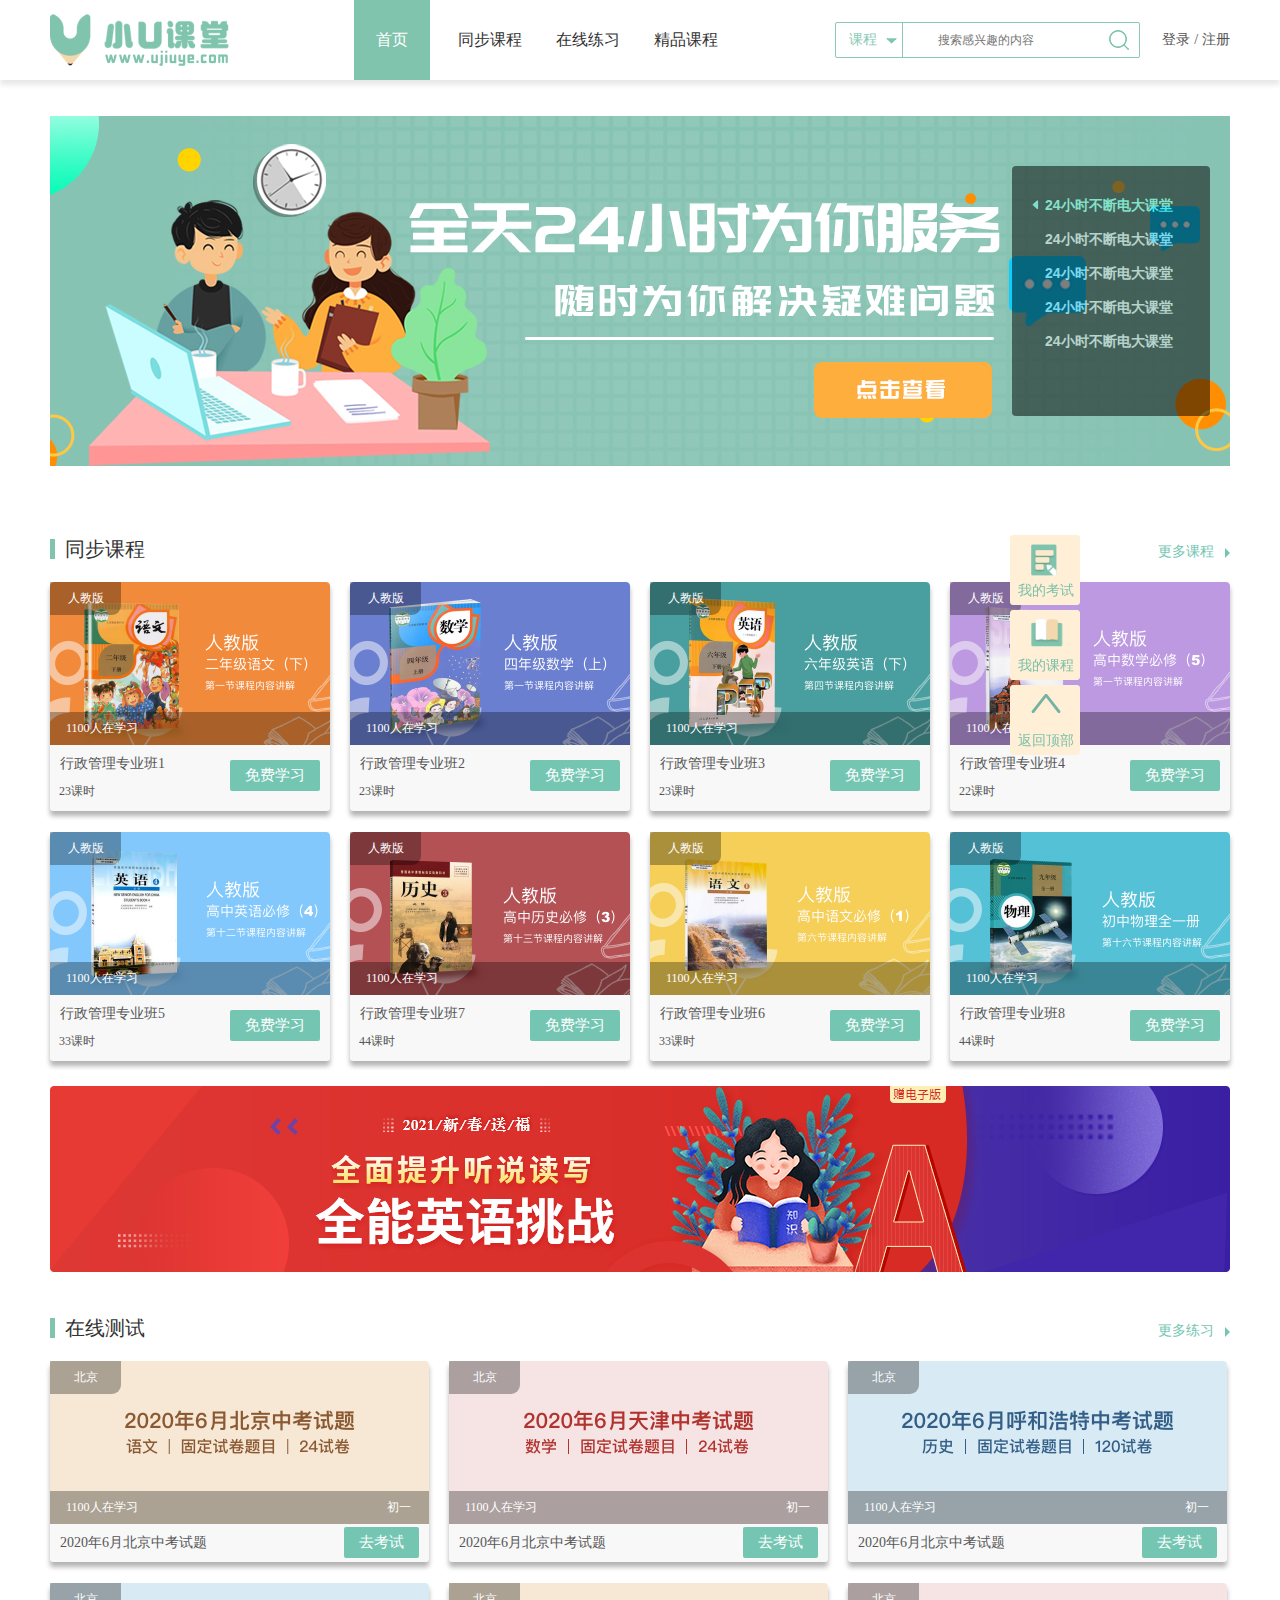
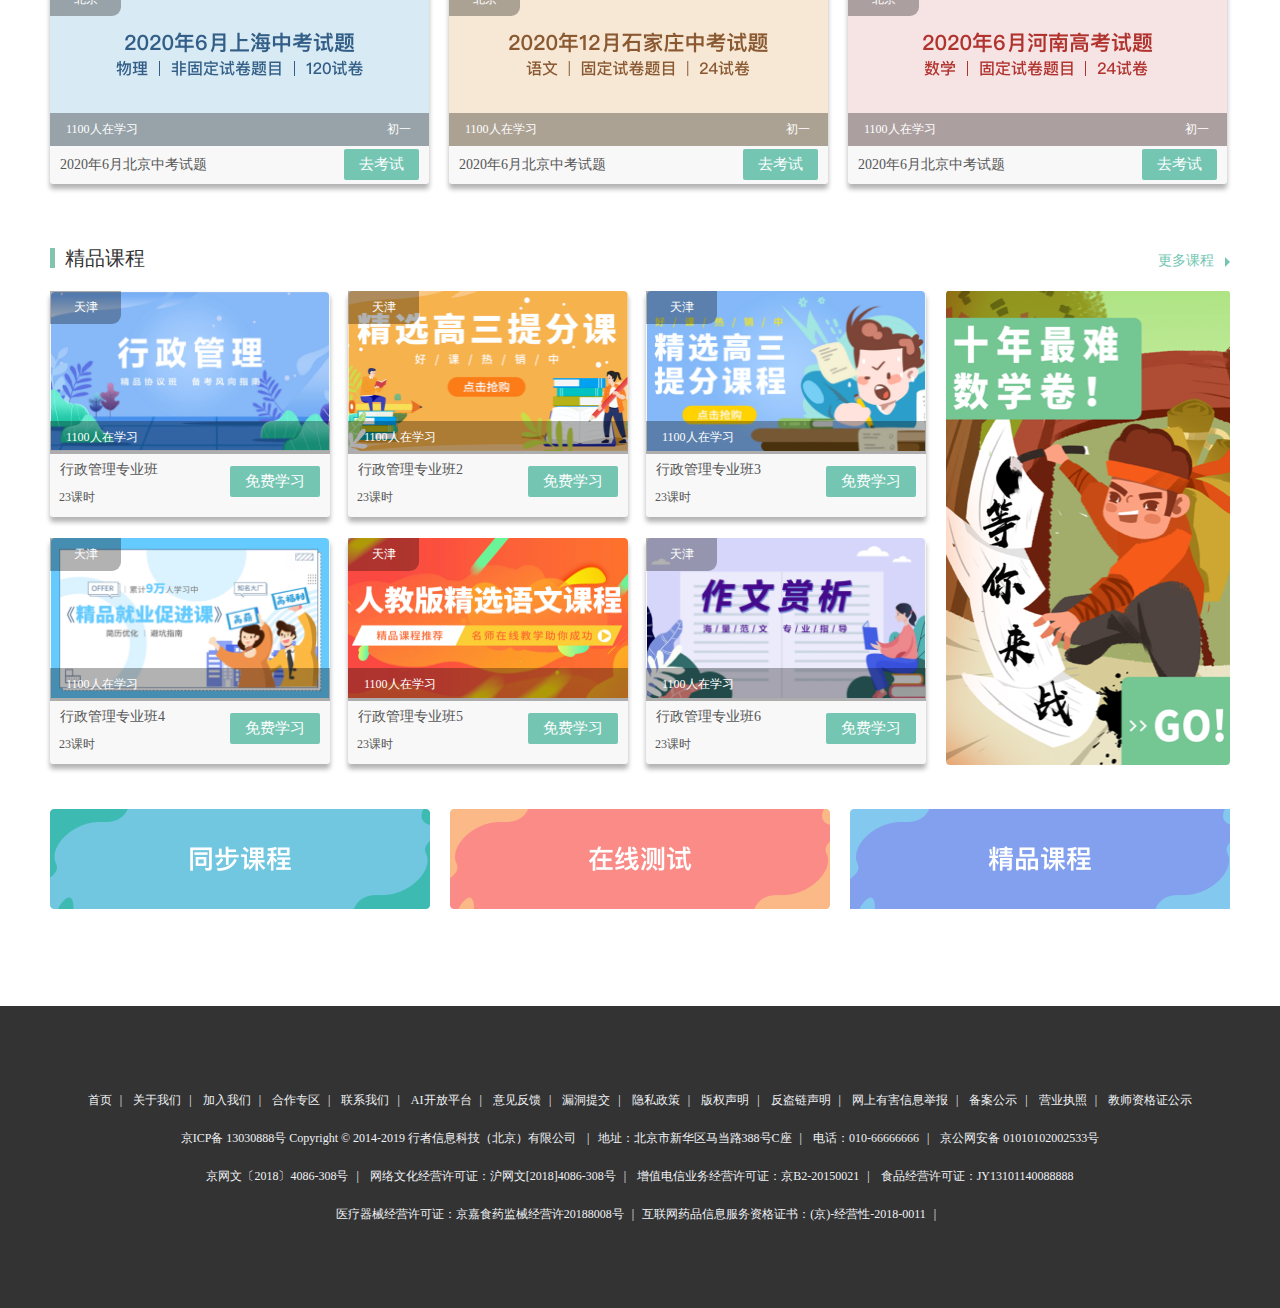
<file: index.html>
<!DOCTYPE html>
<html lang="en">
  <head>
    <meta charset="UTF-8" />
    <meta http-equiv="X-UA-Compatible" content="IE=edge" />
    <meta
      name="keywords"
      content=……
    />
    <meta
      name="description"
      content="……"
    />
    <meta name="viewport" content="width=device-width, initial-scale=1.0" />
    <title>小U课题——首页</title>
    <link rel="icon" href="./bitbug_favicon.ico" />
    <link rel="stylesheet" href="./CSS/reset.css" />
    <link rel="stylesheet" href="./CSS/public.css" />
    <link rel="stylesheet" href="./CSS/index.css" />
    <link rel="stylesheet" href="./CSS/demo.css" />
    <link rel="stylesheet" href="./CSS/reg.css" />
    <script async="async" src="./JS/data.js"></script>
    <script async="async" src="./JS/ujiuye.js"></script>
    <script async="async" src="./JS/index.js"></script>
    <script async="async" src="./JS/login.js"></script>


    <style>
      .main_title2 ul li .txt .right {
        margin-top: 3px;
      }
    </style>
  </head>
  <body>
    <div class="headerLine">
      <!-- header public.css -->
      <div class="header">
        <div class="inner clearfix">
          <!-- logo图 -->
          <div class="logo fl">
            <h1 id="top">
              <a href="#">
                <img src="./images/logo.png" alt="logo" />
              </a>
            </h1>
          </div>
          <!-- 右侧登录注册 -->
          <div class="login fr">
            <div class="loginText">
              <span class="login1">登录</span>
              <span>/</span>
              <span class="reg">注册</span>
            </div>
            <img src="./img/login/user.png" alt="user" />
            <div class="userlist">
              <ul>
                <li><a href="javascript:;">我是用户名</a></li>
                <li><a href="javascript:;">课程中心</a></li>
                <li><a href="javascript:;">订单中心</a></li>
                <li><a href="javascript:;">资金管理</a></li>
                <li><a href="./fourth.html">个人中心</a></li>
                <li class="out"><a href="javascript:;">退出登陆</a></li>
              </ul>
            </div>
          </div>
          <!-- 导航栏 -->
          <div class="nav fl">
            <ul class="clearfix">
              <li><a href="./index.html" class="active">首页</a></li>
              <li><a href="./third.html">同步课程</a></li>
              <li><a href="./second.html">在线练习</a></li>
              <li><a href="./fifth.html">精品课程</a></li>
            </ul>
          </div>
          <!-- 搜索框 -->
          <form action="#" name="xxx" class="fr">
            <select name="YYY" class="fl">
              <option value="课程">课程</option>
              <option value="课程">课程</option>
            </select>
            <input type="text" placeholder="搜索感兴趣的内容" class="fl" />
            <input type="submit" value="" class="fl" />
          </form>
        </div>
      </div>
    </div>
    <!-- banner index.css -->
    <div class="banner inner">
      <ul class="banner_pic"></ul>
      <ul class="banner_title"></ul>
    </div>
    <!-- main index.css -->
    <div class="main clearfix">
      <!-- 同步课程 -->
      <div class="main_title" id="subject">
        <!-- 标题栏 -->
        <div class="title clearfix">
          <h2 class="fl">同步课程</h2>
          <a href="#" class="fr">更多课程</a>
        </div>
        <!-- 广告栏 -->
        <div class="main_banner1" class="clearfix">
          <ul class="syn_Oul clearfix">
            <!-- <li>
                        <div class="pic">
                            <img src="./images/banner4.png" alt="banner4">
                            <span>人教版</span>
                            <div class="pic_bgd clearfix">
                                <p class="fl">1000人在学习</p>
                            </div>
                        </div> 
                        <div class="txt">
                            <div class="fl">
                                <h3>行政管理班</h3>
                                <span>23课时</span>
                            </div>
                            <div class="right fr">
                                <a href="#">免费学习</a>
                            </div>
                        </div>
                    </li> -->
          </ul>
        </div>
      </div>
      <!-- 广告图2 -->
      <div class="banner2">
        <img src="./images/横通.png" alt="banner2" />
      </div>
      <!-- 在线测试 -->
      <div class="main_title main_title2" id="inlineText">
        <!-- 标题栏 -->
        <div class="title clearfix">
          <h2 class="fl">在线测试</h2>
          <a href="#" class="fr">更多练习</a>
        </div>
        <!-- 广告栏 -->
        <div class="main_banner1" class="clearfix">
          <ul class="test_Oul clearfix">
            <!-- <li>
                        <div class="pic">
                            <img src="./images/图层 8.png" alt="banner4">
                            <span>人教版</span>
                            <div class="pic_bgd clearfix">
                                <p class="fl">1000人在学习</p>
                                <p class="fr">初一</p>
                            </div>
                        </div> 
                        <div class="txt">
                            <div class="fl">
                                <h3>行政管理班</h3>
                                <span>23课时</span>
                            </div>
                            <div class="right fr">
                                <a href="#">去考试</a>
                            </div>
                        </div>
                    </li> -->
          </ul>
        </div>
      </div>
      <!-- 精品课程 -->
      <div class="main_title3 clearfix">
        <div class="main_title">
          <!-- 标题栏 -->
          <div class="title clearfix">
            <h2 class="fl">精品课程</h2>
            <a href="#" class="fr">更多课程</a>
          </div>
          <!-- 广告栏 -->
          <div class="title_cont clearfix">
            <div class="main_banner1 fl">
              <ul class="good_Oul clearfix">
                <!-- <li>
                                <div class="pic">
                                    <img src="./images/banner4.png" alt="banner6">
                                    <span>人教版</span>
                                </div> 
                                <div class="txt">
                                    <div class="fl">
                                        <h3>行政管理班</h3>
                                        <span>23课时</span>
                                    </div>
                                    <div class="right fr">
                                        <a href="#">免费学习</a>
                                    </div>
                                </div>
                            </li> -->
              </ul>
            </div>
            <div class="cont2-right fr">
              <img src="./images/图层 5.png" alt="banner5" />
            </div>
          </div>
        </div>
      </div>
      <!-- 底部锚点 -->
      <div class="main_down">
        <a href="#">
          <img src="./img/index/foot2.png" alt="锚点" />
        </a>
        <a href="#" class="pic2">
          <img src="./img/index/foot3.png" alt="锚点" />
        </a>
        <a href="#">
          <img src="./img/index/foot1.png" alt="锚点" />
        </a>
      </div>
    </div>
    <!-- footer public.css -->
    <div class="footer">
      <div class="inner">
        <p>
          <a href="#">首页</a><span>|</span> <a href="#">关于我们</a
          ><span>|</span> <a href="#">加入我们</a><span>|</span>
          <a href="#">合作专区</a><span>|</span> <a href="#">联系我们</a
          ><span>|</span> <a href="#">AI开放平台</a><span>|</span>
          <a href="#">意见反馈</a><span>|</span> <a href="#">漏洞提交</a
          ><span>|</span> <a href="#">隐私政策</a><span>|</span>
          <a href="#">版权声明</a><span>|</span> <a href="#">反盗链声明</a
          ><span>|</span> <a href="#">网上有害信息举报</a><span>|</span>
          <a href="#">备案公示</a><span>|</span> <a href="#">营业执照</a
          ><span>|</span>
          <a href="#">教师资格证公示</a>
        </p>
        <p>
          <a href="#">京ICP备 13030888号</a>
          Copyright &copy; 2014-2019 行者信息科技（北京）有限公司
          <span>|</span>地址：北京市新华区马当路388号C座<span>|</span>
          电话：010-66666666<span>|</span>
          <a href="#">京公网安备 01010102002533号</a>
        </p>
        <p>
          <a href="#">京网文〔2018〕4086-308号</a><span>|</span>
          <a href="#">网络文化经营许可证：沪网文[2018]4086-308号</a
          ><span>|</span> <a href="#">增值电信业务经营许可证：京B2-20150021</a
          ><span>|</span>
          <a href="#">食品经营许可证：JY13101140088888</a>
        </p>
        <p>
          <a href="#">医疗器械经营许可证：京嘉食药监械经营许20188008号</a
          ><span>|</span
          ><a href="#">互联网药品信息服务资格证书：(京)-经营性-2018-0011</a
          ><span>|</span>
        </p>
      </div>
    </div>
    <!-- 侧边栏 -->
    <div class="aside">
      <div class="test">
        <a href="#inlineText">我的考试</a>
        <img src="./images/icon1.png" alt="bgd" />
      </div>
      <div class="sub">
        <img src="./images/icon2.png" alt="bgd" />
        <a href="#subject">我的课程</a>
      </div>
      <div class="back">
        <img src="./images/icon3.png" alt="bgd" />
        <a href="#top">返回顶部</a>
      </div>
    </div>

    <!-- 登录 -->
    <div class="bigbox big1" style="display: none">
      <div class="box1 box">
        <div class="close fr">X</div>
        <h1>
          <a href="#">
            <img src="./images/logo.png" alt="" />
          </a>
        </h1>
        <div class="cont">
          <span class="line line1"></span>
          <span class="cont1">使用手机号登录</span>
          <span class="line line2"></span>
        </div>
        <form action="#">
          <div class="inp1">
            <input type="text" name="XXX" placeholder="请输入你的手机号" />
          </div>
          <div class="inp2">
            <input type="password" name="YYY" placeholder="请输入密码" />
            <span class="error">您输入的账号或密码不正确</span>
          </div>
          <div class="inp3">
            <input type="submit" value="登录" />
          </div>
        </form>
        <div class="tips clearfix">
          <a href="#" class="word1">忘记密码</a>
          <span>还没有账号？</span>
          <a href="#" class="word2">点击注册</a>
        </div>
        <div class="cont">
          <span class="line line1"></span>
          <span class="cont1">使用第三方软件登录</span>
          <span class="line line2"></span>
        </div>
        <div class="pic">
          <a href="#"><span class="pic1"></span></a>
          <a href="#"><span class="pic2"></span></a>
          <a href="#"><span class="pic3"></span></a>
        </div>
      </div>
    </div>

    <!-- 注册 -->
    <div class="bigbox big2" style="display: none">
      <div class="box2 box">
        <div class="close fr">X</div>
        <h1>
          <a href="#">
            <img src="./images/logo.png" alt="" />
          </a>
        </h1>
        <div class="cont">
          <span class="line line1"></span>
          <span class="cont1">使用手机号登录</span>
          <span class="line line2"></span>
        </div>
        <form action="#">
          <div class="inp1">
            <input type="text" name="XXX" placeholder="请输入你的手机号" />
            <span>手机号格式错误，请重新输入！</span>
          </div>
          <div class="inp2">
            <input type="password" name="YYY" placeholder="请输入密码" />
            <span>密码格式为6-12位字母加数字，请重新输入！</span>
          </div>
          <div class="inp2">
            <input type="password" name="YYY" placeholder="请再次输入密码" />
            <span>密码两次输入不同请验证</span>
          </div>
          <div class="clearfix Div3">
            <input
              type="text"
              name="ZZZ"
              placeholder="请输入验证码"
              class="fl"
            />
            <p class="fl yz">3Ut7</p>
            <span class="fl">验证码输入不正确</span>
          </div>
          <div class="inp3">
            <input type="submit" value="注册" />
          </div>
          <div>
            <input type="checkbox" name="agree" />
            <i>我同意《用户使用协议》</i>
            <i class="have">已有账号</i><a href="#">去登录</a>
          </div>
        </form>
      </div>
    </div>
  </body>
</html>
</file>
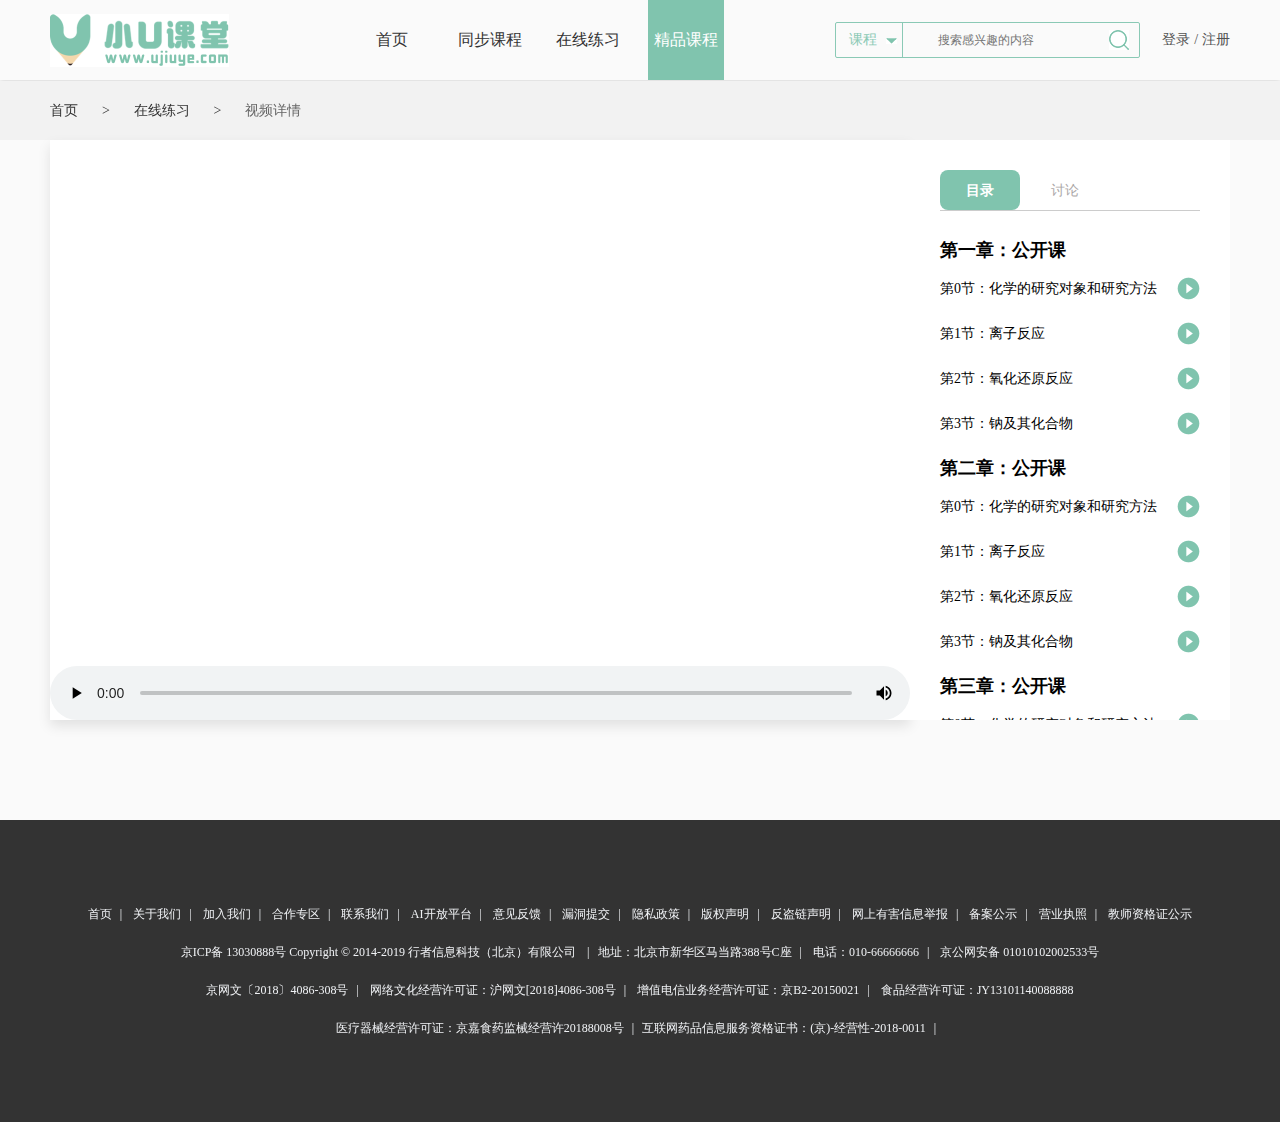
<file: fifth.html>
<!DOCTYPE html>
<html lang="en">
<head>
    <meta charset="UTF-8">
    <meta http-equiv="X-UA-Compatible" content="IE=edge">
    <meta name="viewport" content="width=device-width, initial-scale=1.0">
    <title>同步管理</title>
    <link rel="icon" href="./bitbug_favicon.ico">
    <link rel="stylesheet" href="./CSS/reset.css">
    <link rel="stylesheet" href="./CSS/public.css">
    <link rel="stylesheet" href="./CSS/third.css">
    <link rel="stylesheet" href="./CSS/fifth.css">
    <link rel="stylesheet" href="./CSS/demo.css">
    <link rel="stylesheet" href="./CSS/reg.css">
</head>
<body>
        <!-- 导航栏 -->
        <!-- header public.css -->
        <div class="headerLine">
        <div class="header">
            <div class="inner clearfix">
            <!-- logo图 -->
                <div class="logo fl">
                <h1>
                    <a href="#">
                    <img src="./images/logo.png" alt="logo">
                </a>
                </h1>
                </div>
            <!-- 右侧登录注册 -->
                <div class="login fr">
                    <div class="loginText">
                        <span class="login1">登录</span>
                        <span>/</span>
                        <span class="reg">注册</span>
                    </div>
                    <img src="./img/login/user.png" alt="user">
                    <div class="userlist">
                        <ul>
                            <li><a href="javascript:;">我是用户名</a></li>
                            <li><a href="javascript:;">课程中心</a></li>
                            <li><a href="javascript:;">订单中心</a></li>
                            <li><a href="javascript:;">资金管理</a></li>
                            <li><a href="./fourth.html">个人中心</a></li>
                            <li class="out"><a href="javascript:;">退出登陆</a></li>
                        </ul>
                    </div>
                </div>
            <!-- 导航栏 -->
                <div class="nav fl">
                <ul class="clearfix">
                    <li><a href="./index.html">首页</a></li>
                    <li><a href="./third.html">同步课程</a></li>
                    <li><a href="./second.html">在线练习</a></li>
                    <li><a href="./fifth.html" class="active">精品课程</a></li>
                </ul>
                </div>
            <!-- 搜索框 -->
                <form action="#" name="xxx" class="fr">
                    <select name="YYY" class="fl">
                        <option value="课程">课程</option>
                        <option value="课程">课程</option>
                    </select>
                    <input type="text" placeholder="搜索感兴趣的内容" class="fl">
                    <input type="submit" value="" class="fl">
                </form>
            </div>
        </div>
        </div>

        <!-- 面包屑导航 -->
        <div class="bread_nav">
        <div class="bread_nav1 inner">
            <a href="./index.html" class="cont1">首页</a>
            <span class="cont2">&gt;</span>
            <a href="./second.html" class="cont1">在线练习</a>
            <span class="cont2">&gt;</span>
            <a href="./third.html" class="cont1">视频详情</a>
        </div>
        </div>

        <!-- banner图 -->
        <div class="banner inner clearfix">
            <div class="left fl">
                <video src="./video/butterfly.ogg" width="100%" height="100%" controls></video>
            </div>
            <div class="right fr">
                <div class="title">
                    <span class="active">目录</span><span>讨论</span>
                </div>
                <div class="contents"></div>
                <div class="comment clearfix">
                    <input type="text"></input>
                    <button>发布</button>
                    <!-- <section></section> -->
                    <div class="cont">
                        <ol>
                            <!-- <li>
                                <p class="clearfix">
                                    <img src="./images/preson.png" alt="pic" class="fl">
                                    <span class="fl">哈哈哈</span>
                                    <time class="fr">21:12</time>
                                </p>
                                <p>
                                    <i>讲得太好了!!!!</i>
                                </p>
                            </li> -->
                        </ol>
                    </div>
                </div>
            </div>
        </div>

        <!-- footer public.css -->
        <div class="footer">
            <div class="inner">
                <p>
                    <a href="#">首页</a><span>|</span>
                    <a href="#">关于我们</a><span>|</span>
                    <a href="#">加入我们</a><span>|</span>
                    <a href="#">合作专区</a><span>|</span>
                    <a href="#">联系我们</a><span>|</span>
                    <a href="#">AI开放平台</a><span>|</span>
                    <a href="#">意见反馈</a><span>|</span>
                    <a href="#">漏洞提交</a><span>|</span>
                    <a href="#">隐私政策</a><span>|</span>
                    <a href="#">版权声明</a><span>|</span>
                    <a href="#">反盗链声明</a><span>|</span>
                    <a href="#">网上有害信息举报</a><span>|</span>
                    <a href="#">备案公示</a><span>|</span>
                    <a href="#">营业执照</a><span>|</span>
                    <a href="#">教师资格证公示</a>
                </p>
                <p>
                    <a href="#">京ICP备 13030888号</a> 
                    Copyright &copy; 2014-2019 行者信息科技（北京）有限公司
                    <span>|</span>地址：北京市新华区马当路388号C座<span>|</span>
                    电话：010-66666666<span>|</span>
                    <a href="#">京公网安备 01010102002533号</a>
                </p>
                <p>
                    <a href="#">京网文〔2018〕4086-308号</a><span>|</span>
                    <a href="#">网络文化经营许可证：沪网文[2018]4086-308号</a><span>|</span>
                    <a href="#">增值电信业务经营许可证：京B2-20150021</a><span>|</span>
                    <a href="#">食品经营许可证：JY13101140088888</a>
                </p>
                <p>
                    <a href="#">医疗器械经营许可证：京嘉食药监械经营许20188008号</a><span>|</span><a href="#">互联网药品信息服务资格证书：(京)-经营性-2018-0011</a><span>|</span>
                </p>
            </div>
        </div>

        <!-- 登录 -->
        <div class="bigbox big1" style="display: none;">
        <div class="box1 box">
            <div class="close fr">X</div>
            <h1>
                <a href="#">
                    <img src="./images/logo.png" alt="">
                </a>
            </h1>
            <div class="cont">
                <span class=" line line1"></span>
                <span class="cont1">使用手机号登录</span>
                <span class="line line2"></span>
            </div>
            <form action="#">
                <div class="inp1">
                    <input type="text" name="XXX" placeholder="请输入你的手机号">
                </div>
                <div class="inp2">
                    <input type="password" name="YYY" placeholder="请输入密码">
                    <span class="error">您输入的账号或密码不正确</span>
                </div>
                <div class="inp3">
                    <input type="submit" value="登录">
                </div>
            </form>
            <div class="tips clearfix">
                <a href="#" class="word1">忘记密码</a>
                <span>还没有账号？</span>
                <a href="#" class="word2">点击注册</a>
            </div>
            <div class="cont">
                <span class=" line line1"></span>
                <span class="cont1">使用第三方软件登录</span>
                <span class="line line2"></span>
            </div>
            <div class="pic">
                <a href="#"><span class="pic1"></span></a>
                <a href="#"><span class="pic2"></span></a>
                <a href="#"><span class="pic3"></span></a>
            </div>
        </div>
        </div>

        <!-- 注册 -->
        <div class="bigbox big2" style="display: none;">
        <div class="box2 box">
            <div class="close fr">X</div>
            <h1>
            <a href="#">
                <img src="./images/logo.png" alt="">
            </a>
            </h1>
            <div class="cont">
            <span class=" line line1"></span>
            <span class="cont1">使用手机号登录</span>
            <span class="line line2"></span>
            </div>
            <form action="#">
            <div class="inp1">
                <input type="text" name="XXX" placeholder="请输入你的手机号">
                <span>手机号格式错误，请重新输入！</span>
            </div>
            <div class="inp2">
                <input type="password" name="YYY" placeholder="请输入密码">
                <span>密码格式为6-12位字母加数字，请重新输入！</span>
            </div>
            <div class="inp2">
                <input type="password" name="YYY" placeholder="请再次输入密码">
                <span>密码两次输入不同请验证</span>
            </div>
            <div class="clearfix Div3">
                <input type="text" name="ZZZ" placeholder="请输入验证码" class="fl">
                <p class="fl yz">3Ut7</p>
                <span class="fl">验证码输入不正确</span>
            </div>
            <div class="inp3">
                <input type="submit" value="注册">
            </div>
            <div>
                <input type="checkbox" name="agree">
                <i>我同意《用户使用协议》</i>
                <i class="have">已有账号</i><a href="#">去登录</a>
            </div>
            </form>
        </div>
        </div>
    <script src="./JS/ujiuye.js"></script>
    <script src="./JS/videoPlayData.js"></script>
    <script src="./JS/login.js"></script>
    <script src="./JS/fifth.js"></script>
</body>
</html>
</file>
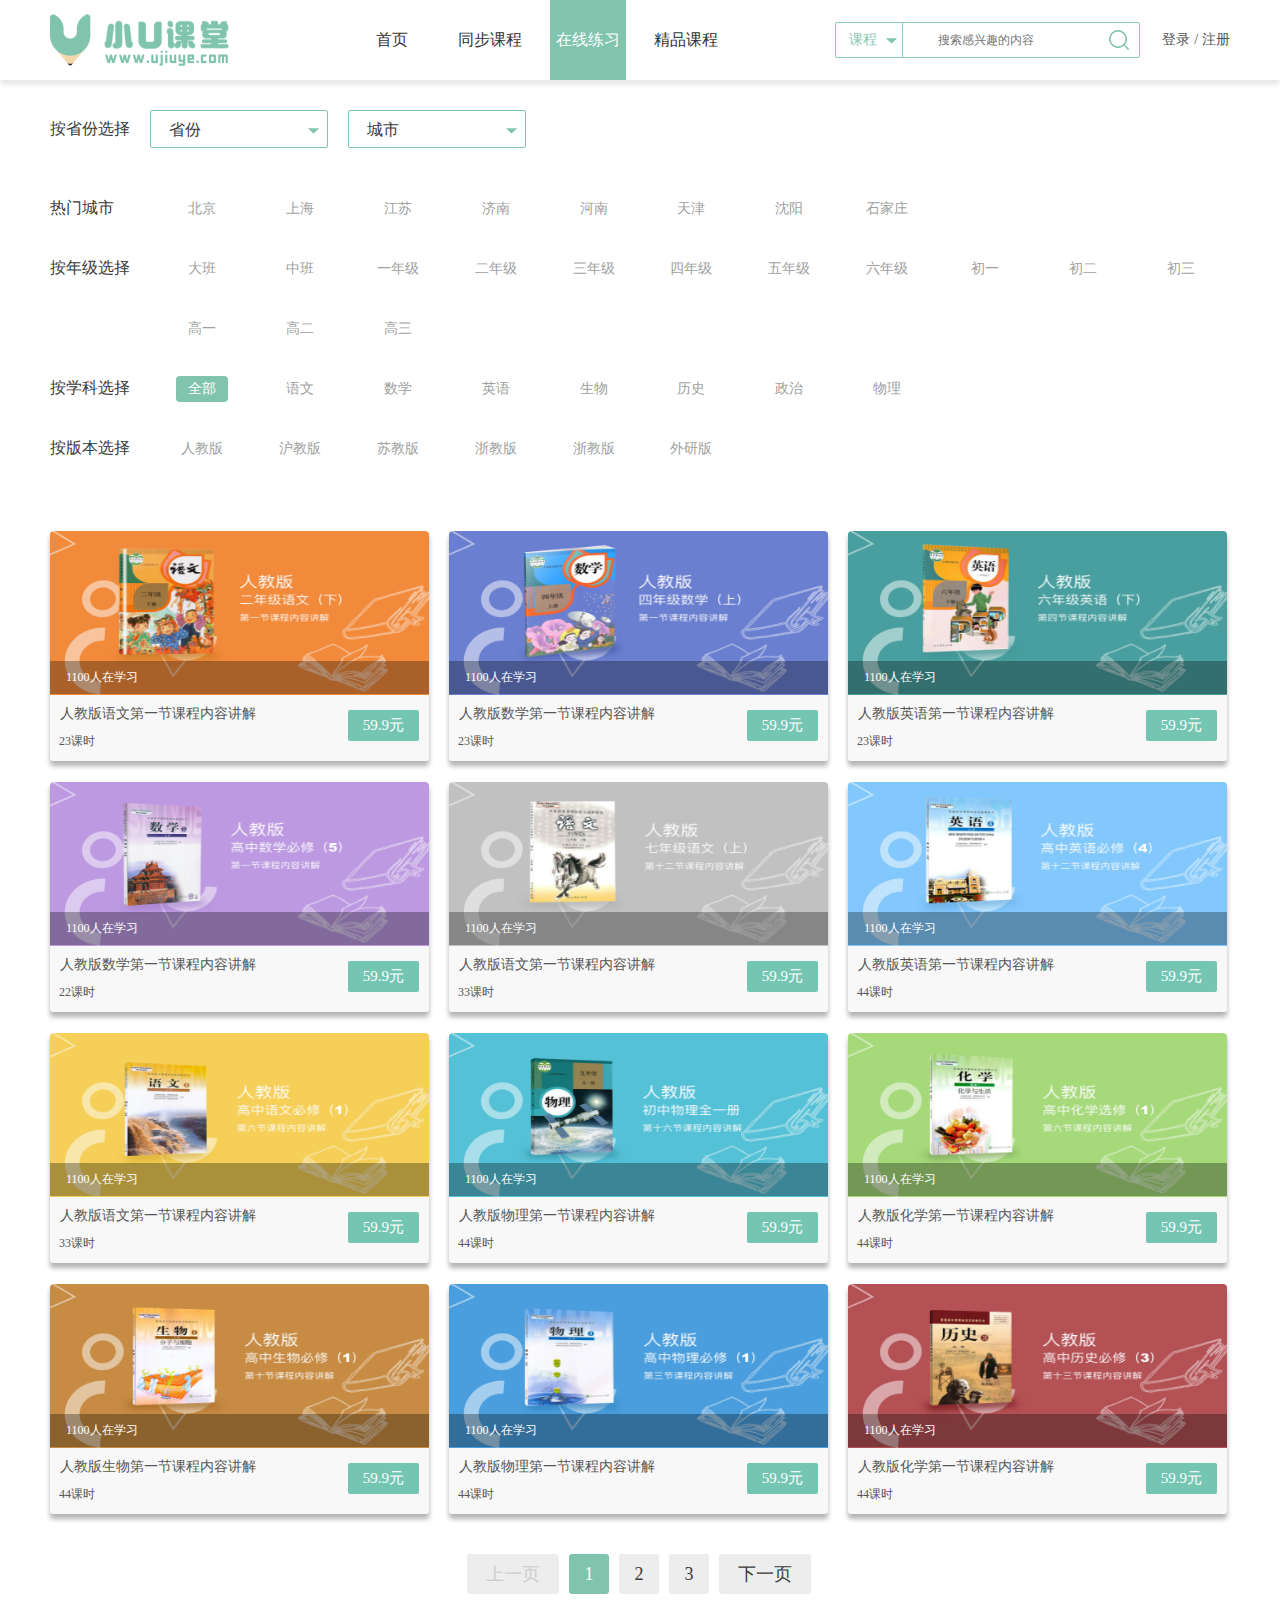
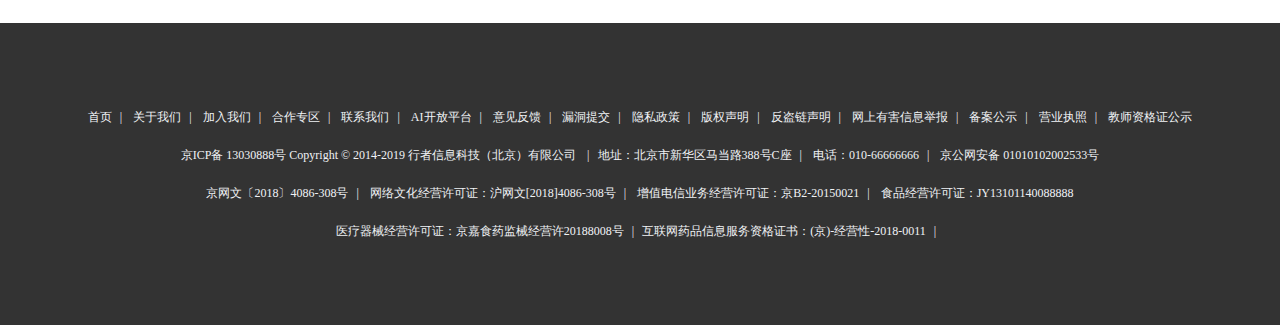
<file: second.html>
<!DOCTYPE html>
<html lang="en">
<head>
    <meta charset="UTF-8">
    <meta http-equiv="X-UA-Compatible" content="IE=edge">
    <meta name="viewport" content="width=device-width, initial-scale=1.0">
    <title>在线练习</title>
    <link rel="icon" href="./bitbug_favicon.ico">
    <link rel="stylesheet" href="./CSS/reset.css">
    <link rel="stylesheet" href="./CSS/public.css">
    <link rel="stylesheet" href="./CSS/second.css">
    <link rel="stylesheet" href="./CSS/demo.css">
    <link rel="stylesheet" href="./CSS/reg.css">
</head>
<body>
    <!-- 导航栏 -->
    <!-- header public.css -->
    <div class="headerLine">
        <div class="header">
            <div class="inner clearfix">
            <!-- logo图 -->
                <div class="logo fl">
                <h1>
                    <a href="#">
                    <img src="./images/logo.png" alt="logo">
                </a>
                </h1>
                </div>
            <!-- 右侧登录注册 -->
            <div class="login fr">
                <div class="loginText">
                    <span class="login1">登录</span>
                    <span>/</span>
                    <span class="reg">注册</span>
                </div>
                <img src="./img/login/user.png" alt="user">
                <div class="userlist">
                    <ul>
                        <li><a href="javascript:;">我是用户名</a></li>
                        <li><a href="javascript:;">课程中心</a></li>
                        <li><a href="javascript:;">订单中心</a></li>
                        <li><a href="javascript:;">资金管理</a></li>
                        <li><a href="./fourth.html">个人中心</a></li>
                        <li class="out"><a href="javascript:;">退出登陆</a></li>
                    </ul>
                </div>
            </div>
            <!-- 导航栏 -->
                <div class="nav fl">
                <ul class="clearfix">
                    <li><a href="./index.html">首页</a></li>
                    <li><a href="./third.html">同步课程</a></li>
                    <li><a href="./second.html" class="active">在线练习</a></li>
                    <li><a href="./fifth.html">精品课程</a></li>
                </ul>
                </div>
            <!-- 搜索框 -->
                <form action="#" name="xxx" class="fr">
                    <select name="YYY" class="fl">
                        <option value="课程">课程</option>
                        <option value="课程">课程</option>
                    </select>
                    <input type="text" placeholder="搜索感兴趣的内容" class="fl">
                    <input type="submit" value="" class="fl">
                </form>
            </div>
        </div>
    </div>
    <!-- 分类栏 -->
    <!-- TopCont second.css -->
    <div class="TopCont inner">
        <div class="first_li">
            <form action="#" class="clearfix">
                <span class="fl">按省份选择</span>
                <select class="sel1 fl">
                    <option value="省份">省份</option>
                </select>
                <select class="fl">
                    <option value="城市">城市</option>
                </select>
            </form>
        </div>
        <dl class="clearfix">
            <dt class="fl">热门城市</dt>
            <dd>
                <a href="#">北京</a>
                <a href="#">上海</a>
                <a href="#">江苏</a>
                <a href="#">济南</a>
                <a href="#">河南</a>
                <a href="#">天津</a>
                <a href="#">沈阳</a>
                <a href="#">石家庄</a>
            </dd>
            <dt class="fl">按年级选择</dt>
            <dd>
                <a href="#">大班</a>
                <a href="#">中班</a>
                <a href="#">一年级</a>
                <a href="#">二年级</a>
                <a href="#">三年级</a>
                <a href="#">四年级</a>
                <a href="#">五年级</a>
                <a href="#">六年级</a>
                <a href="#">初一</a>
                <a href="#">初二</a>
                <a href="#">初三</a>     
                <a href="#">高一</a>
                <a href="#">高二</a>
                <a href="#">高三</a>  
            </dd>
            <dt class="fl">按学科选择</dt>
            <dd class="subject">
                <span obj = "all" class="active">全部</span>
                <span obj = "yuwen">语文</span>
                <span obj = "shuxue">数学</span>
                <span obj = "english">英语</span>
                <span obj = "shengwu">生物</span>
                <span obj = "lishi">历史</span>
                <span obj = "zhengzhi">政治</span>
                <span obj = "wuli">物理</span>
            </dd>
            <dt class="fl">按版本选择</dt>
            <dd>
                <a href="#">人教版</a>
                <a href="#">沪教版</a>
                <a href="#">苏教版</a>
                <a href="#">浙教版</a>
                <a href="#">浙教版</a>
                <a href="#">外研版</a>
            </dd>
        </dl>
    </div>
    <!-- 内容区 -->
    <div class="main inner">
        <div class="main_banner1" class="clearfix">
            <ul class="pra_Oul clearfix">
                <!-- <li>
                    <div class="pic">
                        <img src="./images/图层 8.png" alt="banner6">
                        <div class="pic_bgd clearfix">
                            <p class="fl">1000人在学习</p>
                        </div>
                    </div> 
                    <div class="txt">
                        <div class="fl">
                            <h3>北京2020年6月中考试题</h3>
                            <span>23课时</span>
                        </div>
                        <div class="right fr">
                            <a href="#">59.9元</a>
                        </div>
                    </div>
                </li> -->
            </ul>
        </div>
    </div>
    <!-- 翻页 -->
    <div class="page inner">
        <ul class="page_Oul clearfix">
            <li><span class="active">上一页</span></li>
            <li><span class="active1">1</span></li>
            <li><span>2</span></li>
            <li><span>3</span></li>  
            <li><span>下一页</span></li>
        </ul>
    </div>
        <!-- footer public.css -->
    <div class="footer">
        <div class="inner">
            <p>
                <a href="#">首页</a><span>|</span>
                <a href="#">关于我们</a><span>|</span>
                <a href="#">加入我们</a><span>|</span>
                <a href="#">合作专区</a><span>|</span>
                <a href="#">联系我们</a><span>|</span>
                <a href="#">AI开放平台</a><span>|</span>
                <a href="#">意见反馈</a><span>|</span>
                <a href="#">漏洞提交</a><span>|</span>
                <a href="#">隐私政策</a><span>|</span>
                <a href="#">版权声明</a><span>|</span>
                <a href="#">反盗链声明</a><span>|</span>
                <a href="#">网上有害信息举报</a><span>|</span>
                <a href="#">备案公示</a><span>|</span>
                <a href="#">营业执照</a><span>|</span>
                <a href="#">教师资格证公示</a>
            </p>
            <p>
                <a href="#">京ICP备 13030888号</a> 
                Copyright &copy; 2014-2019 行者信息科技（北京）有限公司
                <span>|</span>地址：北京市新华区马当路388号C座<span>|</span>
                电话：010-66666666<span>|</span>
                <a href="#">京公网安备 01010102002533号</a>
            </p>
            <p>
                <a href="#">京网文〔2018〕4086-308号</a><span>|</span>
                <a href="#">网络文化经营许可证：沪网文[2018]4086-308号</a><span>|</span>
                <a href="#">增值电信业务经营许可证：京B2-20150021</a><span>|</span>
                <a href="#">食品经营许可证：JY13101140088888</a>
            </p>
            <p>
                <a href="#">医疗器械经营许可证：京嘉食药监械经营许20188008号</a><span>|</span><a href="#">互联网药品信息服务资格证书：(京)-经营性-2018-0011</a><span>|</span>
            </p>
        </div>
    </div>
    
     <!-- 登录 -->
     <div class="bigbox big1" style="display: none;">
        <div class="box1 box">
            <div class="close fr">X</div>
            <h1>
                <a href="#">
                    <img src="./images/logo.png" alt="">
                </a>
            </h1>
            <div class="cont">
                <span class=" line line1"></span>
                <span class="cont1">使用手机号登录</span>
                <span class="line line2"></span>
            </div>
            <form action="#">
                <div class="inp1">
                    <input type="text" name="XXX" placeholder="请输入你的手机号">
                </div>
                <div class="inp2">
                    <input type="password" name="YYY" placeholder="请输入密码">
                    <span class="error">您输入的账号或密码不正确</span>
                </div>
                <div class="inp3">
                    <input type="submit" value="登录">
                </div>
            </form>
            <div class="tips clearfix">
                <a href="#" class="word1">忘记密码</a>
                <span>还没有账号？</span>
                <a href="#" class="word2">点击注册</a>
            </div>
            <div class="cont">
                <span class=" line line1"></span>
                <span class="cont1">使用第三方软件登录</span>
                <span class="line line2"></span>
            </div>
            <div class="pic">
                <a href="#"><span class="pic1"></span></a>
                <a href="#"><span class="pic2"></span></a>
                <a href="#"><span class="pic3"></span></a>
            </div>
        </div>
    </div>

    <!-- 注册 -->
    <div class="bigbox big2" style="display: none;">
        <div class="box2 box">
            <div class="close fr">X</div>
            <h1>
            <a href="#">
                <img src="./images/logo.png" alt="">
            </a>
            </h1>
            <div class="cont">
            <span class=" line line1"></span>
            <span class="cont1">使用手机号登录</span>
            <span class="line line2"></span>
            </div>
            <form action="#">
            <div class="inp1">
                <input type="text" name="XXX" placeholder="请输入你的手机号">
                <span>手机号格式错误，请重新输入！</span>
            </div>
            <div class="inp2">
                <input type="password" name="YYY" placeholder="请输入密码">
                <span>密码格式为6-12位字母加数字，请重新输入！</span>
            </div>
            <div class="inp2">
                <input type="password" name="YYY" placeholder="请再次输入密码">
                <span>密码两次输入不同请验证</span>
            </div>
            <div class="clearfix Div3">
                <input type="text" name="ZZZ" placeholder="请输入验证码" class="fl">
                <p class="fl yz">3Ut7</p>
                <span class="fl">验证码输入不正确</span>
            </div>
            <div class="inp3">
                <input type="submit" value="注册">
            </div>
            <div>
                <input type="checkbox" name="agree">
                <i>我同意《用户使用协议》</i>
                <i class="have">已有账号</i><a href="#">去登录</a>
            </div>
            </form>
        </div>
    </div>

    <script src="./JS/onlinedata.js"></script>
    <script src="./JS/second.js"></script>
    <script src="./JS/login.js"></script>
</body>
</html>
</file>
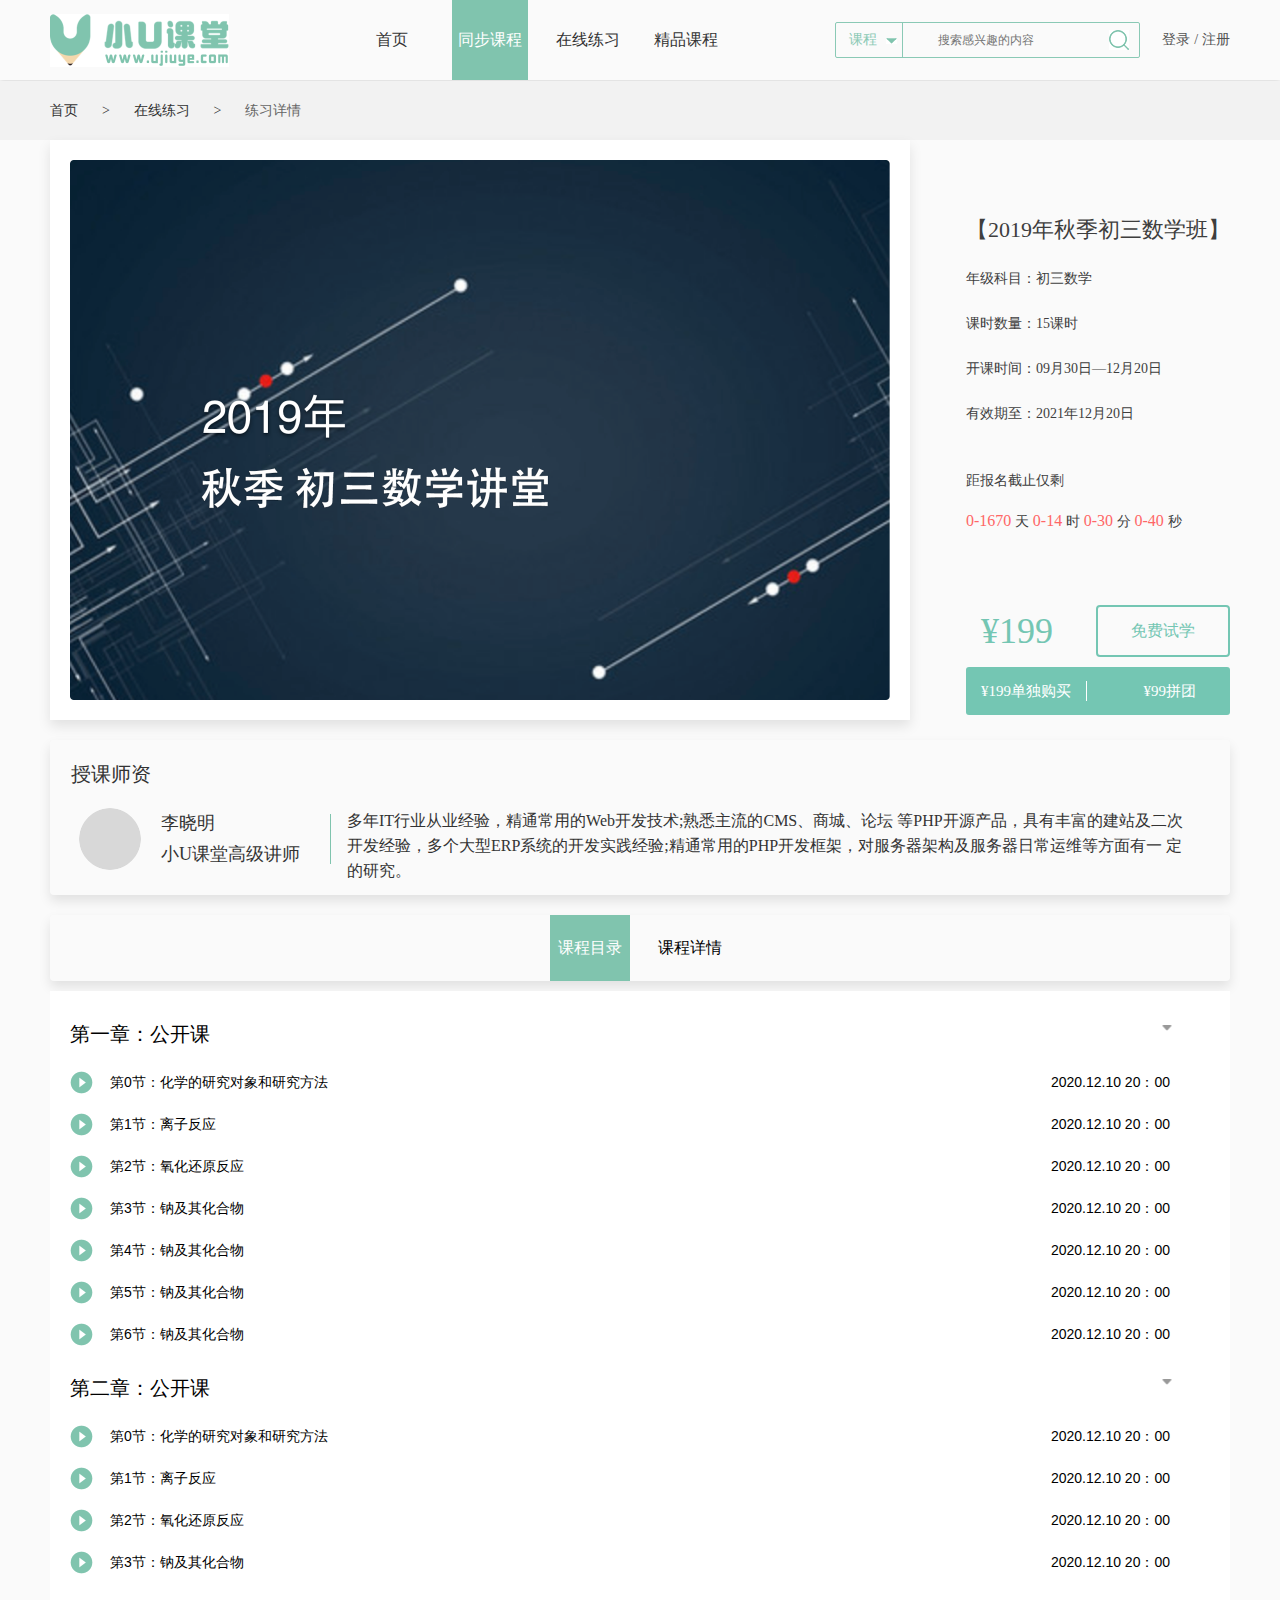
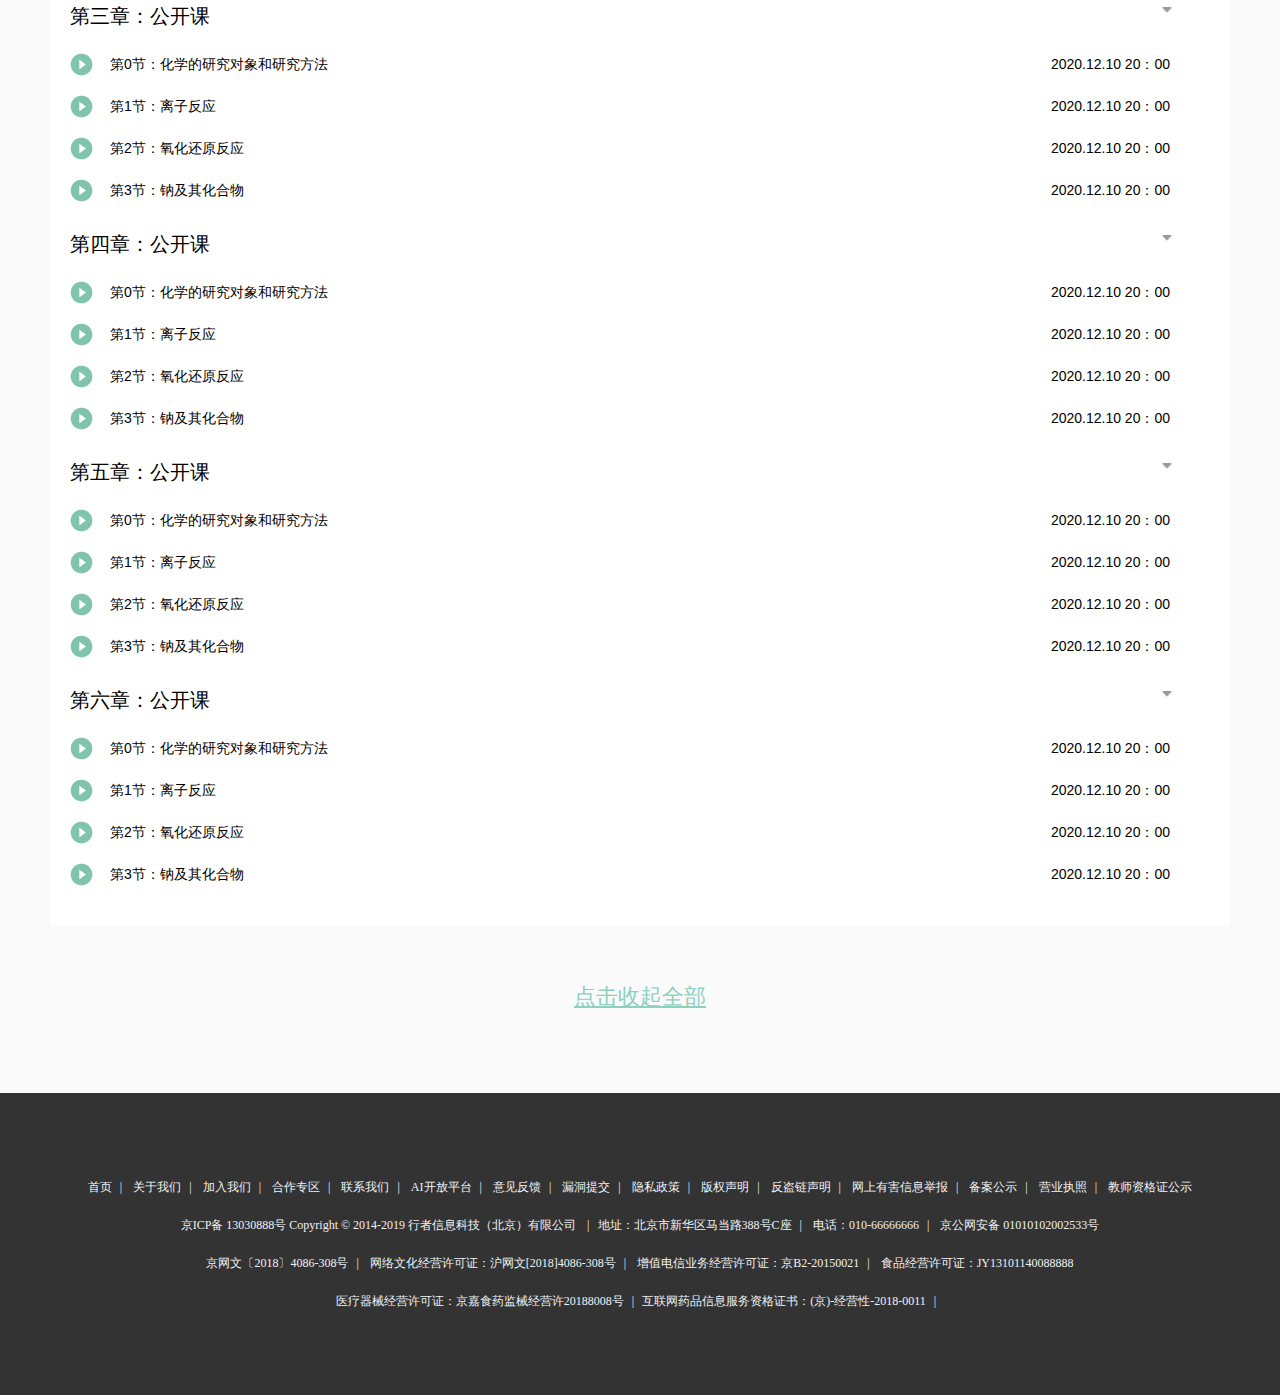
<file: third.html>
<!DOCTYPE html>
<html lang="en">
<head>
    <meta charset="UTF-8">
    <meta http-equiv="X-UA-Compatible" content="IE=edge">
    <meta name="viewport" content="width=device-width, initial-scale=1.0">
    <title>同步课程</title>
    <link rel="icon" href="./bitbug_favicon.ico">
    <link rel="stylesheet" href="./CSS/reset.css">
    <link rel="stylesheet" href="./CSS/public.css">
    <link rel="stylesheet" href="./CSS/third.css">
    <link rel="stylesheet" href="./CSS/demo.css">
    <link rel="stylesheet" href="./CSS/reg.css">
</head>
<body>
        <!-- 导航栏 -->
        <!-- header public.css -->
        <div class="headerLine">
        <div class="header">
            <div class="inner clearfix">
            <!-- logo图 -->
                <div class="logo fl">
                <h1>
                    <a href="#">
                    <img src="./images/logo.png" alt="logo">
                </a>
                </h1>
                </div>
            <!-- 右侧登录注册 -->
                <div class="login fr">
                    <div class="loginText">
                        <span class="login1">登录</span>
                        <span>/</span>
                        <span class="reg">注册</span>
                    </div>
                    <img src="./img/login/user.png" alt="user">
                    <div class="userlist">
                        <ul>
                            <li><a href="javascript:;">我是用户名</a></li>
                            <li><a href="javascript:;">课程中心</a></li>
                            <li><a href="javascript:;">订单中心</a></li>
                            <li><a href="javascript:;">资金管理</a></li>
                            <li><a href="./fourth.html">个人中心</a></li>
                            <li class="out"><a href="javascript:;">退出登陆</a></li>
                        </ul>
                    </div>
                </div>
            <!-- 导航栏 -->
                <div class="nav fl">
                <ul class="clearfix">
                    <li><a href="./index.html">首页</a></li>
                    <li><a href="./third.html" class="active">同步课程</a></li>
                    <li><a href="./second.html">在线练习</a></li>
                    <li><a href="./fifth.html">精品课程</a></li>
                </ul>
                </div>
            <!-- 搜索框 -->
                <form action="#" name="xxx" class="fr">
                    <select name="YYY" class="fl">
                        <option value="课程">课程</option>
                        <option value="课程">课程</option>
                    </select>
                    <input type="text" placeholder="搜索感兴趣的内容" class="fl">
                    <input type="submit" value="" class="fl">
                </form>
            </div>
        </div>
        </div>

        <!-- 面包屑导航 -->
        <div class="bread_nav">
        <div class="bread_nav1 inner">
            <a href="./index.html" class="cont1">首页</a>
            <span class="cont2">&gt;</span>
            <a href="./second.html" class="cont1">在线练习</a>
            <span class="cont2">&gt;</span>
            <a href="./third.html" class="cont1">练习详情</a>
        </div>
        </div>

        <!-- banner图 -->
        <div class="banner inner clearfix">
            <div class="left fl">
                <img src="#" alt="banner1">
            </div>
            <div class="right fr">
                <div class="top">
                    <div class="topPrice">
                        <!-- <p class="p"></p>
                            <p class="p p1"></p>
                            <p class="p p1"></p>
                            <p class="p p1"></p>
                            <p class="p p1"></p> -->
                    </div>
                    <div class="time">
                        <p>距报名截止仅剩</p>
                        <p>
                            <span></span>天
                            <span></span>时 
                            <span></span>分
                            <span></span>秒
                        </p>
                    </div>
                </div>
                <div class="down">
                    <!-- <div class="price clearfix">
                        <span class="fl">&yen;199</span>
                        <a href="#" class="fr">免费试学</a>
                    </div>
                    <div class="buy clearfix">
                        <a href="#"  class="fl">
                            <span>&yen;199单独购买</span>
                        </a>
                        <span class="fl line"></span>
                        <a href="#"  class="fr">
                            <span>&yen;99拼团</span>
                        </a>
                    </div> -->
                </div>
            </div>
        </div>

        <!-- 授课师资 -->
        <div class="teach inner clearfix">
            <!-- <h2>授课师资</h2>
            <div class="left fl">
                <div class="preson clearfix">
                    <div class="fl">
                        <img src="./images/preson.png" alt="">
                    </div>
                    <div class="name">
                        <p>李晓明</p>
                        <p>小U课堂高级讲师</p>
                    </div>
                </div>
            </div>
            <span class="line"></span>
            <div class="right fr">
                <p>
                    多年IT行业从业经验，精通常用的Web开发技术;熟悉主流的CMS、商城、论坛 等PHP开源产品，具有丰富的建站及二次开发经验，多个大型ERP系统的开发实 践经验;精通常用的PHP开发框架，对服务器架构及服务器日常运维等方面有一定的研究。
                </p>
            </div> -->
        </div>

        <!-- 课程目录 -->
        <div class="list inner ">
            <div class="list_cont">
                <span class="active">课程目录</span>
                <span>课程详情</span>
            </div>
        <!-- 课程目录内容 -->
            <div class="subject clearfix">
                <div class="lessonTitle">
                    <!-- <ol>
                    <li>
                        <h3>第一章：公开课（含4期)</h3>
                        <span class="icon"></span>
                    </li>
                    <li>
                        <div class="pic1 fl"></div>
                        <h4>第0节：化学的研究对象和研究方法</h4>
                        <span>2020.12.10 20：00开播</span>
                    </li>
                    <li>
                        <div class="pic1 fl"></div>
                        <h4>第0节：化学的研究对象和研究方法</h4>
                        <span>2020.12.10 20：00开播</span>
                    </li>
                    <li>
                        <div class="pic1 fl"></div>
                        <h4>第0节：化学的研究对象和研究方法</h4>
                        <span>2020.12.10 20：00开播</span>
                    </li>
                    <li>
                        <div class="pic1 fl"></div>
                        <h4>第0节：化学的研究对象和研究方法</h4>
                        <span>2020.12.10 20：00开播</span>
                    </li>
                </ol>
                <ol>
                    <li>
                        <h3>第一章：公开课（含4期)</h3>
                        <span class="icon2"></span>
                    </li>
                    <li>
                        <div class="pic1 fl"></div>
                        <h4>第0节：化学的研究对象和研究方法</h4>
                        <span>2020.12.10 20：00开播</span>
                    </li>
                    <li>
                        <div class="pic1 fl"></div>
                        <h4>第0节：化学的研究对象和研究方法</h4>
                        <span>2020.12.10 20：00开播</span>
                    </li>
                    <li>
                        <div class="pic1 fl"></div>
                        <h4>第0节：化学的研究对象和研究方法</h4>
                        <span>2020.12.10 20：00开播</span>
                    </li>
                    <li>
                        <div class="pic1 fl"></div>
                        <h4>第0节：化学的研究对象和研究方法</h4>
                        <span>2020.12.10 20：00开播</span>
                    </li>
                </ol>
                <ol>
                    <li>
                        <h3>第一章：公开课（含4期)</h3>
                        <span class="icon"></span>
                    </li>
                </ol>
                <ol>
                    <li>
                        <h3>第一章：公开课（含4期)</h3>
                        <span class="icon"></span>
                    </li>
                </ol>
                <ol>
                    <li>
                        <h3>第一章：公开课（含4期)</h3>
                        <span class="icon"></span>
                    </li>
                </ol>
                <ol>
                    <li>
                        <h3>第一章：公开课（含4期)</h3>
                        <span class="icon2"></span>
                    </li>
                    <li>
                        <div class="pic1 fl"></div>
                        <h4>第0节：化学的研究对象和研究方法</h4>
                        <span>2020.12.10 20：00开播</span>
                    </li>
                    <li>
                        <div class="pic1 fl"></div>
                        <h4>第0节：化学的研究对象和研究方法</h4>
                        <span>2020.12.10 20：00开播</span>
                    </li>
                    <li>
                        <div class="pic1 fl"></div>
                        <h4>第0节：化学的研究对象和研究方法</h4>
                        <span>2020.12.10 20：00开播</span>
                    </li>
                    <li>
                        <div class="pic1 fl"></div>
                        <h4>第0节：化学的研究对象和研究方法</h4>
                        <span>2020.12.10 20：00开播</span>
                    </li>
                </ol>
                <ol>
                    <li>
                        <h3>第一章：公开课（含4期)</h3>
                        <span class="icon2"></span>
                    </li>
                    <li>
                        <div class="pic1 fl"></div>
                        <h4>第0节：化学的研究对象和研究方法</h4>
                        <span>2020.12.10 20：00开播</span>
                    </li>
                    <li>
                        <div class="pic1 fl"></div>
                        <h4>第0节：化学的研究对象和研究方法</h4>
                        <span>2020.12.10 20：00开播</span>
                    </li>
                    <li>
                        <div class="pic1 fl"></div>
                        <h4>第0节：化学的研究对象和研究方法</h4>
                        <span>2020.12.10 20：00开播</span>
                    </li>
                    <li>
                        <div class="pic1 fl"></div>
                        <h4>第0节：化学的研究对象和研究方法</h4>
                        <span>2020.12.10 20：00开播</span>
                    </li>
                </ol> -->
                </div>
                
                <div class="lessonPic">
                    <img src="./img/videoDetail/detail.png" alt="pic">
                </div>
            </div>
        </div>
        <div class="clearfix"></div>
        <!-- 内容展开 -->
        <div class="open inner">
            <span class="open1">点击收起全部</span>
        </div>

        <!-- footer public.css -->
        <div class="footer">
            <div class="inner">
                <p>
                    <a href="#">首页</a><span>|</span>
                    <a href="#">关于我们</a><span>|</span>
                    <a href="#">加入我们</a><span>|</span>
                    <a href="#">合作专区</a><span>|</span>
                    <a href="#">联系我们</a><span>|</span>
                    <a href="#">AI开放平台</a><span>|</span>
                    <a href="#">意见反馈</a><span>|</span>
                    <a href="#">漏洞提交</a><span>|</span>
                    <a href="#">隐私政策</a><span>|</span>
                    <a href="#">版权声明</a><span>|</span>
                    <a href="#">反盗链声明</a><span>|</span>
                    <a href="#">网上有害信息举报</a><span>|</span>
                    <a href="#">备案公示</a><span>|</span>
                    <a href="#">营业执照</a><span>|</span>
                    <a href="#">教师资格证公示</a>
                </p>
                <p>
                    <a href="#">京ICP备 13030888号</a> 
                    Copyright &copy; 2014-2019 行者信息科技（北京）有限公司
                    <span>|</span>地址：北京市新华区马当路388号C座<span>|</span>
                    电话：010-66666666<span>|</span>
                    <a href="#">京公网安备 01010102002533号</a>
                </p>
                <p>
                    <a href="#">京网文〔2018〕4086-308号</a><span>|</span>
                    <a href="#">网络文化经营许可证：沪网文[2018]4086-308号</a><span>|</span>
                    <a href="#">增值电信业务经营许可证：京B2-20150021</a><span>|</span>
                    <a href="#">食品经营许可证：JY13101140088888</a>
                </p>
                <p>
                    <a href="#">医疗器械经营许可证：京嘉食药监械经营许20188008号</a><span>|</span><a href="#">互联网药品信息服务资格证书：(京)-经营性-2018-0011</a><span>|</span>
                </p>
            </div>
        </div>

        <!-- 登录 -->
        <div class="bigbox big1" style="display: none;">
        <div class="box1 box">
            <div class="close fr">X</div>
            <h1>
                <a href="#">
                    <img src="./images/logo.png" alt="">
                </a>
            </h1>
            <div class="cont">
                <span class=" line line1"></span>
                <span class="cont1">使用手机号登录</span>
                <span class="line line2"></span>
            </div>
            <form action="#">
                <div class="inp1">
                    <input type="text" name="XXX" placeholder="请输入你的手机号">
                </div>
                <div class="inp2">
                    <input type="password" name="YYY" placeholder="请输入密码">
                    <span class="error">您输入的账号或密码不正确</span>
                </div>
                <div class="inp3">
                    <input type="submit" value="登录">
                </div>
            </form>
            <div class="tips clearfix">
                <a href="#" class="word1">忘记密码</a>
                <span>还没有账号？</span>
                <a href="#" class="word2">点击注册</a>
            </div>
            <div class="cont">
                <span class=" line line1"></span>
                <span class="cont1">使用第三方软件登录</span>
                <span class="line line2"></span>
            </div>
            <div class="pic">
                <a href="#"><span class="pic1"></span></a>
                <a href="#"><span class="pic2"></span></a>
                <a href="#"><span class="pic3"></span></a>
            </div>
        </div>
        </div>

        <!-- 注册 -->
        <div class="bigbox big2" style="display: none;">
        <div class="box2 box">
            <div class="close fr">X</div>
            <h1>
            <a href="#">
                <img src="./images/logo.png" alt="">
            </a>
            </h1>
            <div class="cont">
            <span class=" line line1"></span>
            <span class="cont1">使用手机号登录</span>
            <span class="line line2"></span>
            </div>
            <form action="#">
            <div class="inp1">
                <input type="text" name="XXX" placeholder="请输入你的手机号">
                <span>手机号格式错误，请重新输入！</span>
            </div>
            <div class="inp2">
                <input type="password" name="YYY" placeholder="请输入密码">
                <span>密码格式为6-12位字母加数字，请重新输入！</span>
            </div>
            <div class="inp2">
                <input type="password" name="YYY" placeholder="请再次输入密码">
                <span>密码两次输入不同请验证</span>
            </div>
            <div class="clearfix Div3">
                <input type="text" name="ZZZ" placeholder="请输入验证码" class="fl">
                <p class="fl yz">3Ut7</p>
                <span class="fl">验证码输入不正确</span>
            </div>
            <div class="inp3">
                <input type="submit" value="注册">
            </div>
            <div>
                <input type="checkbox" name="agree">
                <i>我同意《用户使用协议》</i>
                <i class="have">已有账号</i><a href="#">去登录</a>
            </div>
            </form>
        </div>
        </div>

    <script src="./JS/ujiuye.js"></script>
    <script src="./JS/videoDetaildata.js"></script>
    <script src="./JS/login.js"></script>
    <script src="./JS/third.js"></script>
</body>
</html>
</file>
<file: CSS/public.css>
@charset "UTF-8";

/* 顶部样式 */
.headerLine {
    min-width: 1180px;
    height: 80px;
    box-shadow: 0px 5px 5px 0px rgba(0, 0, 0, 0.09);
}

.inner {
    width: 1180px;
    margin: 0 auto;
}
/* logo样式 */
.header .logo {
    margin: 14px 125px 13px 0px;
}

/* 登录注册样式 */
.header .login {
    position: relative;
}

.header .login span{    
    font-size: 14px;
    font: 14px/80px "MicrosoftYaHei";
    color: #535353;
}

.header .login img {
    width: 50px;
    margin-top: 20px;
    display: none;
}

/* .header .login:hover .userlist {
    display: block;
} */

.header .login .userlist {
    width: 122px;
    height: 269px;
    background: url(../img/login/jx.png) no-repeat;
    background-size: cover;
    position: absolute;
    top: 65px;
    right: 0px;
    display: none;
    z-index: 99999;
  }

  .header .login .userlist ul {
    width: 122px;
    height: 100%;
    padding-top: 25px;
    margin-left: 0;
  }
  .header .login .userlist ul li {
    font-size: 16px;
    color: #333;
    line-height: 30px;
    height: 38px;
    text-align: center;
    width: 100%;
    cursor: pointer;
  }

  .header .login .userlist ul li a {
    color: #333;
    font-size: 16px;
  }

/* 导航栏样式 */
.header .nav ul li {
    float: left;
    margin-right: 22px;
}

.header .nav li .active {
    height: 80px;
    background-color: #80c4ae;
    color: #FFFFFF;
}

.header .nav li:last-child {
    margin-right: 0px;
}

.header .nav li a:hover {
    background-color: #80c4ae;
    color: #FFFFFF;
}

.header .nav ul li a {
    float: left;
    display: block;
    
    width: 76px;

    font: 16px/80px "MicrosoftYaHei";
    color: #333;
    text-align: center;
}


/* 搜索框 */
.header form {
    border: 1px solid #8AC9B5;
    border-radius: 2px;

    margin: 22px 22px 0 0px;
}

.header form select {
    border-right: 1px solid #8AC9B5;

    width: 67px;
    height: 34px;
    font: 14px/34px "MicrosoftYaHei";
    color: #8AC9B5;
    text-indent: 13px;

    background: url(../images/bgd1.png) no-repeat 50px 15px;
    appearance:none;
}

.header form input[placeholder] { 
    padding-right: 51px;

    font: 12px/34px "MicrosoftYaHei";
    color: #A9A9A9;
    text-indent: 35px;
}

.header form input[type=submit] {
    width: 30px;
    height: 34px;
    background: url(../images/bgd-2.png) no-repeat left;
}

/* 同步课程内容 */
.main_banner1 ul {
    margin-right: -20px;
}

.main_banner1 ul li {
    position: relative;
    float: left;

    margin-right: 20px;    
    margin-bottom: 21px;

    background-color: #F8F8F8;
    border-radius: 3px;
    box-shadow: 0 5px 5px 0 rgba(0, 0, 0, .3);
}

/* .main_banner1 ul .margin_right20{
} */

.main_banner1 ul li .pic span {
    position: absolute;
    left: 0px;

    width: 71px;
    height: 33px;
    background-color: rgba(0, 0, 0, .3);
    border-bottom-right-radius: 9px;

    font: 12px/33px "MicrosoftYaHei";
    color: #FFFFFF;
    text-align: center;
}

.main_banner1 ul li .pic .pic_bgd {
    position: absolute;
    top: 130px;

    width: 100%;
    height: 33px;

    background-color: rgba(0, 0, 0, .3);
}

.main_banner1 ul li .pic p {
    font: 12px/33px "MicrosoftYaHei";
    color: #FFFFFF;
    text-indent: 16px;
}

.main_banner1 ul li .txt h3 {
    margin-left: 10px;
    font: 14px/38px "MicrosoftYaHei";
    color: #565656;
}

.main_banner1 ul li .txt span {
    display: block;
    margin-left: 9px;
    margin-bottom: 11px;
    font: 12px "MicrosoftYaHei";
    color: #565656;
}

.main_banner1 ul li .txt .right {
    margin-top: 15px;
    margin-right: 10px;

    /* width: 87px; */
    height: 31px;
    background-color: rgb(116, 198, 179);
    border-radius: 2px;
}

.main_banner1 ul li .txt .right a {
    display: block;

    font: 15px/31px "MicrosoftYaHei";
    color: #FFFFFF;
    padding: 0 15px;
    text-align: center;
}

/* 底部样式 */
.footer {
    padding: 75px 0;
    
    background-color: #333;
    text-align: center;
}


.footer p,a {
    font-size: 12px;
    font-family: "SimSun";
    color: #F0F2F5;
    line-height: 38px;
}

.footer span {
    padding:0 8px;
}
</file>
<file: CSS/index.css>
@charset "UTF-8";

/* ==========轮播图============ */       
.banner {
    position: relative;

    margin-top: 36px;
    margin-bottom: 30px;

    height: 350px;
}

.banner_pic>li {
    position: absolute;
    opacity: 0;
}

.banner_title {
    width: 198px;
    height: 250px;
    background: #000000;
    border-radius: 4px;
    opacity: 0.5;
    position: absolute;
    right: 20px;
    top: 50px;
    line-height: 20px;
    box-sizing: border-box;
    padding-top: 29px;
}

.banner_title>li {
    padding-left: 33px;
    height: 20px;
    font-size: 14px;
    font-weight: 600;
    color: #E4E4E4;
    line-height: 20px;
    margin-bottom: 14px;
    cursor: pointer;
}

.banner_title>.active {
    background: url(../img/index/left.png) no-repeat 20px 5px;
    color: #7effde;
}
/* ======================================== */       

/* ================同步课程=============== */
/* 同步课程标题栏 */
.main {
    width: 1180px;
    margin: 0 auto;
    margin-top: 5px;

}
.main_title {   
    padding-top: 20px;
}

.main_title .title h2 {
    font: 20px/66px "MicrosoftYaHei";
    color: #333333;
}

.main_title .title h2:before {
    content: "";
    display: block;
    float: left;

    margin-right: 10px;
    margin-top: 23px;
    width: 5px;
    height: 20px;
    background-color: #80C4AE
}

.main_title .title a {
    display: block;
    /* 距离h2设置行高6像素 */
    padding-top: 6px;

    font: 14px/60px "MicrosoftYaHei";
    color: #74C6B3;
}

.main_title .title a:after {
    content: "";
    display: block;
    float: right;

    margin-top: 26px;
    margin-left: 11px;
    
    border-top: 5px solid transparent;
    border-bottom: 5px solid transparent;
    border-left: 5px solid #74C6B3;
}



/* 广告图2 */
.banner2 {
    margin-top: 4px;
    margin-bottom: 3px;
}
.banner2 img {
    height: 186px;
}

/* 在线测试 */
.main_banner1 ul li .pic .pic_bgd .fr:last-child {
    content: "";
    display: block;
    font: 12px/33px "MicrosoftYaHei";
    color: #FFFFFF;
    padding-right: 18px;
}



/* 精品课程 */
.main_title3 .title_cont .main_banner1{
    width: 877px;
} 

.main_title3 .title_cont .good_Oul {
    margin-right: -18px;
} 

.main_title3 .title_cont .good_Oul li{
    margin-right: 18px;
} 

.main_title3 .title_cont .good_Oul li .pic img{
    width: 280px;
    height: 160px;
} 

.main_title3 .title_cont .cont2-right {
    height: 474px;
}

.main_down {
    margin-bottom: 97px;
}

.main_down a {
    display: inline-block;
    padding-top: 24px;
    width: 380px;
}

.main_down img {
    width: 380px;
}

.main_down .pic2 {
    margin: 0 16px;
}

/* 侧边栏 */
.aside {
    position: fixed;
    top: 535px;
    right: 200px;
}

.aside div {
    margin-bottom: 5px;

    width: 70px;
    height: 70px;
}

.aside .test,.sub,.back {
    position: relative;
    background: url(../images/icon_1.png) no-repeat;
}

.aside .test img,.sub img,.back img {
    position: absolute;
    top: 9px;
    left: 21px;
}

.aside .test a,.sub a,.back a {
    display: inline-block;
    position: absolute;
    top: 47px;
    left: 8px;

    font: 14px "MicrosoftYaHei";
    color: #7DC0AB;
}
</file>
<file: CSS/demo.css>
@charset "UTF-8";

.box {
    width: 484px;
    height: 524px;
    position: absolute;
    top: 0;
    bottom: 0;
    left: 0;
    right: 0;
    margin: auto;
    background-color: #fff;
    z-index: 2;
}
/* 一、logo部分 */
.box h1 {
    margin: 25px 174px 50px;
}

.box h1 img {
    width: 135px;
}

.box .cont {
    position: relative;
}

.box .cont1 {
    font-size: 17px;
    font-family: "微软雅黑";
    color: #333333;  

    padding-left: 165px;
}

.box .line {
    display: inline-block;
    width: 106px;
    height: 1px;
    background: #ececec; 
}

.box .line1{
    position: absolute;
    top: 9px;
    left: 0;

    margin-left: 16px;
}

.box .line2 {
    position: absolute;
    top: 9px;
    left: 348px;

    margin-right: 16px;
}

/* 表单部分 */
.box form input {
    width: 300px;
    height: 39px;

    border: 1px solid #80c4ae;
    border-radius: 3px;

    margin: 0 92px;
}

.box form .inp1 input{
    text-indent: 2em;

    margin-top: 25px;
}

.box form .inp2 input{
    text-indent: 2em;

    margin-top: 21px;
}

.box form .inp3 input{
    background-color: #74c6b3;

    margin-bottom: 13px;
}

.box form .inp3 input[value] {
    font-size: 15px;
    font-family: "微软雅黑";
    color: #fff;
}

.box form .error {
    visibility:hidden;
    margin-left: 150px;

    line-height: 23px;
    text-align: center;
    font-size: 15px;
    font-family: "微软雅黑";
    color: #f00;
}

/* 提示信息 */
.box .tips {
    position: relative;

    margin: 0 92px 43px;
}

.box .tips a {
    font-size: 11px;
    font-family: "微软雅黑";
    color: #74c6b3;
}

.box .tips .word1 {
    float: left;
}

.box .tips .word2 {
    float: right;
}

.box .tips span {
    float: left;
    position: absolute;
    top: 13px;
    left: 180px;

    font-size: 11px;
    font-family: "微软雅黑";
    color: #000;
}

/* 图标链接部分 */
.box .pic {
    margin: 27px 158px 0px;
    padding-bottom: 40px;
}

.box .pic span {
    display: inline-block;
   
    width: 37px;
    height: 36px;
    margin-left: 16px;
    
    background-image: url(../images/css_sprites.png);
    background-repeat: no-repeat;
}

.box .pic .pic1 {
    background-position: -10px -10px;
    
}

.box .pic .pic2 {
    background-position: -66px -10px;
}

.box .pic .pic3 {
    background-position: -122px -10px;
}
</file>
<file: CSS/reg.css>
@charset "UTF-8";

body,html {
    width:100%;
    height: 100%;
}
.bigbox {
    position: fixed;
    top: 0;
    bottom: 0;
    left: 0;
    right: 0;

    width:100%;
    height: 100%;
    background-color: rgba(0,0,0,.3);
}

.box2 h1 {
    margin-bottom: 31px;
}

.box2  input {
    margin-top: 0px !important;
}

.box2 form span {
    color: #f00;
    display: none;
}

.box2 form div:nth-child(1) {
    margin-top: 25px;
}

.box2 form div:nth-child(4) input {
    width: 148px;
    text-indent: 23px;
    margin-left: 92px;
    margin-right: 27px;
}

.box2 form div {
    text-align: center;
    margin-bottom: 20px;
}

.box2 form div p {
    margin-left: 126px;
    font: 11px/30px "微软雅黑";
    color: #cbcbcb;
}

.box2 form div:last-child {
    text-align: unset;
}

.box2 form div:last-child input{
    margin-right: 9px;
    width: 16px;
    height: 16px;
    vertical-align: middle;
}

.box2 form div:last-child span {
    margin-right: 53px;
    font: 11px/20px "微软雅黑";
    color: #cccccc;
}

.box2 form div:last-child .have {
    margin-right: 8px;
    color: #585858;
}

.box2 form div:last-child a {
    font: 11px/20px "微软雅黑" ;
    color: #7ac9b6;
}

.box2 .Div3 {
    position: relative;
}

.box .Div3 span {
    position: absolute;
    left: 110px;
    top: 43px;
}

.box2 .Div3 .yz {
    margin-left: 20px;
    width: 90px;
    height: 39px;
    background-color: #ccc;
    color: #000;
    font-size: 25px;
    line-height: 39px;
}

.box .close {
    margin-top: 10px;
    margin-right: 10px;
}
</file>
<file: CSS/third.css>
@charset "UTF-8";
body {
    /* height: 5000px; */
    background-color: #fafafa;
}
/* 面包屑导航 */
.bread_nav {
    margin-top: 1px;
    width: 100%;
    height: 59px;
    background-color: #f2f2f2;
}
.bread_nav .bread_nav1 .cont1,.cont2 {
    display: inline-block;
    margin-right: 20px;
    font: 14px/59px "MicrosoftYaHei";
    color: #333;
}

.bread_nav .bread_nav1 a:last-child{
    color: #666;
}

/* banner图 */
.banner .left {
    width: 860px;
    height: 580px;
    background-color: #fff;
    box-shadow: 0px 6px 12px 0px rgba(0, 0, 0, 0.1)
}

.banner .left img {
    margin: 20px;
    width: 820px;
}

.banner .right {
    margin-top: 75px;
}

.banner .right .top p:nth-child(1) {
    margin-bottom: 11px;
    font: 22px "MicrosoftYaHei";
    color: #3E3E3E;
}

.banner .right .top .p1 {
    font: 14px/45px "MicrosoftYaHei";
    color: #3E3E3E;
}

.banner .right .top .time {
    margin-top: 30px;
}

.banner .right .top .time p {
    font: 14px/30px "MicrosoftYaHei";
    color: #3E3E3E;
}

.banner .right .top .time span {
    margin-right: 4px;

    font: 16px "MicrosoftYaHei";
    color: #FF6666;
}

.banner .right .down {
    margin-top: 68px;
}

.banner .right .down .price {
    margin-bottom: 10px;
}

.banner .right .down .price span {
    margin-top: 2px;
    margin-left: 15px;
    font: 36px/48px "MicrosoftYaHei";
    color: #74C6B3;
}

.banner .right .down .price a {
    display: inline-block;

    width: 130px;
    font: 16px/48px "MicrosoftYaHei";
    color: #74C6B3;
    text-align: center;

    border: 2px solid #74C6B3;
    border-radius: 4px;
}

.banner .right .down .buy {
    height: 48px;

    background-color: #74C6B3;
    border-radius: 3px;
}

.banner .right .down .buy a{
    display: inline-block;
    font: 15px/48px "MicrosoftYaHei";
    color: #FFF;
    text-align: center;
}


.banner .right .down .buy .fl{
    margin-left: 15px;
}

.banner .right .down .buy .line{
    margin-top: 14px;
    width: 1px;
    height: 20px;
    background-color: #fff;
}

.banner .right .down .buy .fr{
    margin-right: 34px;
}
/* 授课师资 */
.teach {
    margin-top: 20px;
    height: 155px;
    box-shadow: 0px 6px 12px 0px rgba(0, 0, 0, 0.1);
    border-radius: 4px;
}

.teach h2 {
    padding-left: 21px;
    
    font: 20px/68px "MicrosoftYaHei";
    color: #333;
}

.teach .left {
    padding-left: 29px; 
}

.teach .left .name {
    display: inline-block;
    height: 64px;
    margin-left: 20px;
}

.teach .left .name p {
    font: 18px/31px "MicrosoftYaHei";
    color: #333;
}

.teach .line {
    display: inline-block;
    margin-top: 6px;
    margin-left: 30px;
    width: 1px;
    height: 50px;
    background-color: #80c4ae;
}

.teach .right {
    margin-right: 33px;
    width: 850px;
}

.teach .right p {
    font: 16px/25px "MicrosoftYaHei";
    color: #333;
}

/* 课程目录 */
.list {
    margin-top: 20px;
    height: 66px;
    box-shadow: 0px 6px 12px 0px rgba(0, 0, 0, 0.1);
    border-radius: 4px;
}

.list .list_cont {
    width: 180px;
    margin: 0 auto;
}

.list_cont span {
    display: inline-block;
    width: 80px;
    height: 66px;
    font: 16px/66px "MicrosoftYaHei";
    color: #000;
    text-align: center;
}

.list_cont .active {
    margin-right: 16px;
    background-color: #80c4ae;
    color: #FFF;
}

/* 课程目录内容 */
.subject {
    margin: 10px 0px;
    background-color: #fff;
    float: left;
    width: 100%;
    /* padding: 20px; */
    padding-right: 0px;
}

.subject .lessonPic {
    display: none;
}

.subject .lessonPic img {
    width: 100%;
    height: auto;
}

.subject ol li:after{
    content: "";
    display: block;
    clear: both;
}

.subject ol li {
    line-height: 42px;
}

.subject p h3 {
    float: left;
}

.subject ol li h3,img,h4 {
    float: left;
}

.subject ol li span {
    float: right;
    margin-right: 40px;
}

.subject ol li .active {
    width: 119px;
    height: 42px;
    background-color: #80c4ae;
    color: #FFF;
    text-align: center;
    border: 1px solid #fff;
    border-radius: 10px;
    font-size: 20px;

    display: none;
}

.subject ol li .pic1 {
    display: inline-block;
    margin-right: 17px;

    width: 23px;
    height: 42px;
    background: url(../images/playicon.png) no-repeat center center;
}

.subject ol li h3 {
    font: 16px/42px "MicrosoftYaHei";
    color: #333;
}

.subject p {
    position: relative;
    line-height: 50px;
}

.subject p i{
    font: 20px/30px "黑体";
}

.subject p .icon {
    /* float: right; */
    position: absolute;
    right: 35px;
    top: -5px;
    width: 13px;
    height: 43px;
    background: url(../images/图层\ 10.png) no-repeat center center;
}

.subject p .icon3 {
    position: absolute;
    right: 35px;
    top: -5px;
    width: 13px;
    height: 43px;
    background: url(../images/images/topicon.png) no-repeat center center;
}

.subject ol li .icon2 {
    float: right;
    width: 13px;
    height: 43px;
    background: url(../images/images/3.视频详情页-已完成_03.png) no-repeat center center;
}

.subject .lessonTitle {
    padding: 20px;
} 

.subject .lesson {
    padding-bottom: 10px;
}



/* 展开内容 */
.open {
    margin-top: 47px;
    margin-bottom: 81px;
    text-align: center;
}

.open1 {
    font: 22px "MicrosoftYaHei";
    color: #8dd0c0;
    text-decoration:underline #8dd0c0;
    cursor: pointer;
}

.open span {
    font: 22px "MicrosoftYaHei";
    color: #8dd0c0;
    text-decoration:underline #8dd0c0;
    cursor: pointer;
}

.bigbox h1{
    height: 38px;
}

.footer {
    float: left;
    width: 100%;

}
</file>
<file: CSS/fifth.css>
@charset "UTF-8";

.footer {
    margin-top: 100px;
}

/*  目录区 */
.banner .right {
    margin-top: 0px;
    width: 320px;
    height: 580px;
    background-color: #fff;
    overflow: scroll;
}

.banner .title {
    margin: 30px;
    border-bottom: 1px solid #ccc;
}

.banner .title span {
    display: inline-block;
    width: 80px;
    font-size: 14px;
    text-align: center;
    line-height: 40px;
    color: rgb(172, 168, 168);
}

.banner .title .active {
    font-weight: bold;
    color: #fff;
    background-color:#80c4ae;
    border-radius: 8px;
}

.banner .title span:nth-child(2) {
    margin-left: 5px;
}

.banner .contents, .banner .comment{
    margin: 30px;
}

.banner .contents .lesson {
    margin-bottom: 15px;
}

.contents .lesson li {
    margin-bottom: 5px;
}

.contents .lesson li:hover {
    background-color: rgba(185, 247, 205, 0.322);
}

.contents .lesson a {
    font-size: 14px;
    color: #000;
}

.contents .lesson i {
    display: inline-block;
    margin-bottom: 10px;
    font-size: 18px;
    font-weight: bold;
}

.contents .lesson h4 {
    line-height: 40px;
}

.contents .lesson img {
    margin-top: 8px;
}

/* 评论区 */
.comment {
    display: none;
}

.comment input {
    width: 100%;
    height: 100px;
    border: 1px solid #80c4ae;
}

.comment button {
    margin-top: 10px;
    margin-left: 202px;
    width: 60px;
    font-size: 14px;
    line-height: 30px;
    border: none;
    border-radius: 5px;
    background-color: #80c4ae;
    color: #fff;
} 

.comment li {
    margin: 20px 0;
    border-bottom: 1px solid #ccc;
}

.comment p:nth-of-type(1) {
    line-height: 40px;
}

.comment p:nth-of-type(1) img{
    width: 40px;
}

.comment p:nth-of-type(1) span{
    padding-left: 5px;
}

.comment p:nth-of-type(2){
    padding: 20px 0;
   line-height: 20px;
}
</file>
<file: CSS/second.css>
@charset "UTF-8";
/* 分类栏样式 */
/* 第一行 */
.TopCont .first_li {
    margin-top: 30px;
    margin-bottom: 30px;
}

.TopCont .first_li form span {
    font: 16px/38px "SimHei";
    color: #3A3A3A;
}

.TopCont .first_li form select {
    width: 178px;
    height: 38px;

    border: 1px solid #80c4ae;
    border-radius: 2px;
    font: 16px/38px "SimHei";
    color: #3A3A3A;
    text-indent: 18px;

    background: url(../images/bgd1.png) no-repeat 157px 17px;
    appearance:none;
}

.TopCont .first_li form .sel1 {
    margin: 0 20px;
}

.TopCont dl {
    line-height: 60px;
    /* margin-top: 24px; */
}


.TopCont dt {
    width: 100px;
    font: 16px/60px "SimHei";
    color: #3A3A3A;
}

.TopCont dd {
    overflow: hidden;
    cursor: pointer;
}

.TopCont dd a {
    display: inline-block;
    margin:0 16px 0 26px;

    width: 52px;
    height: 26px;
    font: 14px/26px "#9E9FA0";
    color: #9E9FA0;
    text-align: center;
}

.TopCont dd span {
    display: inline-block;
    margin:0 16px 0 26px;

    width: 52px;
    height: 26px;
    font: 14px/26px "#9E9FA0";
    color: #9E9FA0;
    text-align: center;
}
.TopCont dd .active {   
    background-color: #80c4ae;
    border-radius: 4px;
    color: #fff;
}

/* 内容区样式 */
.main {
    margin-top: 53px;
}

.main .main_banner1 .pra_Oul {
    margin-right: -20px;
}

.main .main_banner1 .pra_Oul>li>.pic>img {
    width: 379px;
    height: 164px;
}

/* 翻页样式 */
.page {
    margin-top: 19px;
    margin-bottom: 29px;
}

.page ul {
    width: 366px;
    margin: 0 auto;
}

.page ul li {
    float: left;
    margin-left: 10px;
}

.page ul li span {
    display: inline-block;

    width: 40px;
    height: 40px;
    background-color: #ededed;
    border-radius: 3px;

    font: 18px/40px "MicrosoftYaHei";
    color: #3A3A3A;
    text-align: center;
    cursor: pointer;
}
/* 禁用 */
.page ul li .active {
    color: #ccc;
    background-color: #ededed;
}
/* 选中 */
.page ul li .active1 {
    color: #fff;
    background-color: #80c4ae;
}
/* 可点 */
/* .page ul li .active2 {
    color: #3A3A3A;
    background-color: #ededed;
} */

.page ul li:first-child span,.page ul li:last-child span{
    width: 92px;
}
</file>
